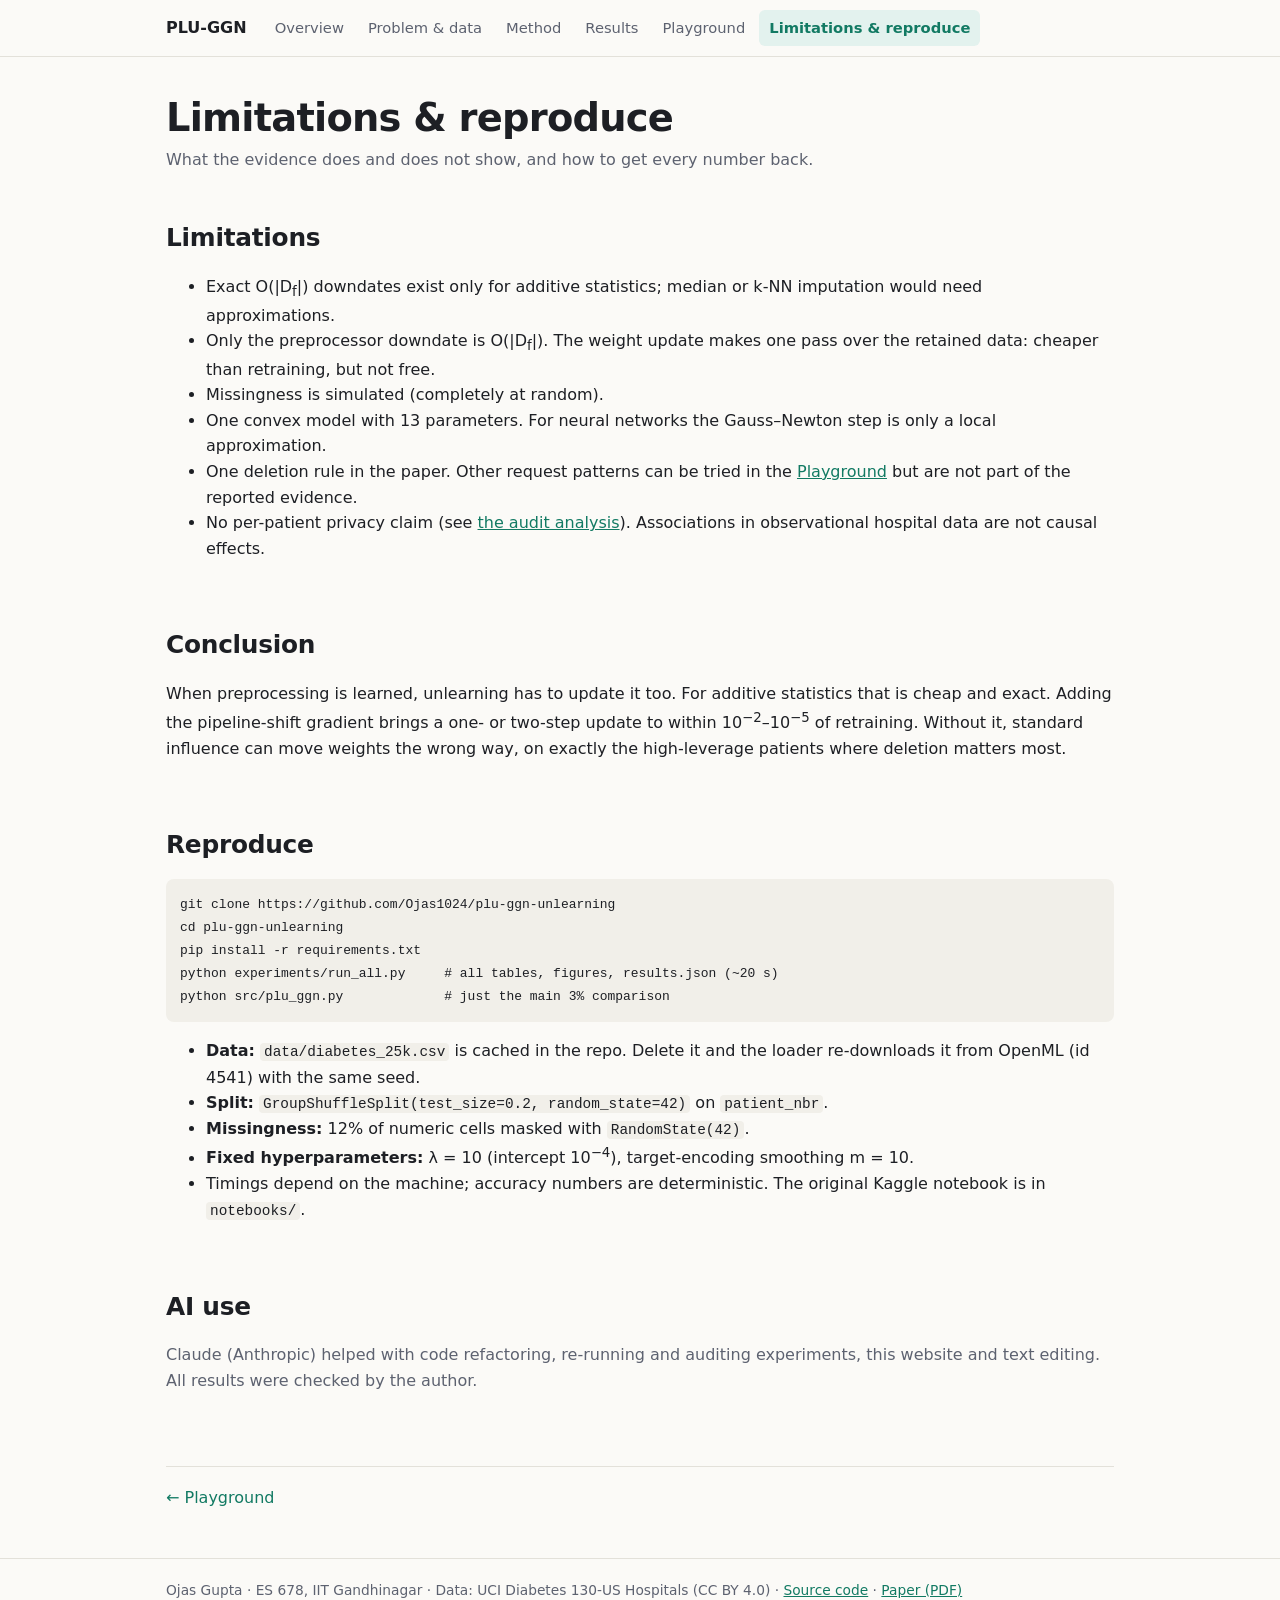
<file: docs/limitations.html>
<!doctype html>
<html lang="en">
<head>
<meta charset="utf-8">
<meta name="viewport" content="width=device-width, initial-scale=1">
<title>Limitations and Reproduction · PLU-GGN</title>
<meta name="description" content="Limitations, conclusion, reproduction steps and AI-use statement.">
<link rel="stylesheet" href="assets/style.css?v=6351993e">
</head>
<body>
<header class="site-head"><div class="wrap"><a class="brand" href="index.html">PLU-GGN</a><nav class="site-nav" aria-label="Pages"><a href="index.html">Overview</a><a href="problem.html">Problem &amp; data</a><a href="method.html">Method</a><a href="results.html">Results</a><a href="playground.html">Playground</a><a href="limitations.html" aria-current="page">Limitations &amp; reproduce</a></nav></div></header>

<main class="wrap">
<div class="page-head"><h1>Limitations &amp; reproduce</h1><p>What the evidence does and does not show, and how to get every number back.</p></div>
<section>
  <h2>Limitations</h2>
  <ul>
    <li>Exact O(|D<sub>f</sub>|) downdates exist only for additive statistics; median or k-NN imputation would need approximations.</li>
    <li>Only the preprocessor downdate is O(|D<sub>f</sub>|). The weight update makes one pass over the retained data: cheaper than retraining, but not free.</li>
    <li>Missingness is simulated (completely at random).</li>
    <li>One convex model with 13 parameters. For neural networks the Gauss–Newton step is only a local approximation.</li>
    <li>One deletion rule in the paper. Other request patterns can be tried in the <a href="playground.html">Playground</a> but are not part of the reported evidence.</li>
    <li>No per-patient privacy claim (see <a href="results.html#audit">the audit analysis</a>). Associations in observational hospital data are not causal effects.</li>
  </ul>
</section>
<section>
  <h2>Conclusion</h2>
  <p>When preprocessing is learned, unlearning has to update it too. For additive statistics that is cheap and exact. Adding the pipeline-shift gradient brings a one- or two-step update
    to within 10<sup>−2</sup>–10<sup>−5</sup> of retraining. Without it, standard influence can move weights the wrong way, on exactly the high-leverage patients where deletion matters most.</p>
</section>
<section>
  <h2>Reproduce</h2>
<pre><code>git clone https://github.com/Ojas1024/plu-ggn-unlearning
cd plu-ggn-unlearning
pip install -r requirements.txt
python experiments/run_all.py     # all tables, figures, results.json (~20 s)
python src/plu_ggn.py             # just the main 3% comparison</code></pre>
  <ul>
    <li><strong>Data:</strong> <code>data/diabetes_25k.csv</code> is cached in the repo. Delete it and the loader re-downloads it from OpenML (id 4541) with the same seed.</li>
    <li><strong>Split:</strong> <code>GroupShuffleSplit(test_size=0.2, random_state=42)</code> on <code>patient_nbr</code>.</li>
    <li><strong>Missingness:</strong> 12% of numeric cells masked with <code>RandomState(42)</code>.</li>
    <li><strong>Fixed hyperparameters:</strong> λ = 10 (intercept 10<sup>−4</sup>), target-encoding smoothing m = 10.</li>
    <li>Timings depend on the machine; accuracy numbers are deterministic. The original Kaggle notebook is in <code>notebooks/</code>.</li>
  </ul>
</section>
<section>
  <h2>AI use</h2>
  <p class="muted">Claude (Anthropic) helped with code refactoring, re-running and auditing experiments, this website and text editing. All results were checked by the author.</p>
</section>
</main>
<div class="wrap"><nav class="pager" aria-label="Previous and next page"><a href="playground.html">← Playground</a><span></span></nav></div>
<footer><div class="wrap muted small">Ojas Gupta · ES 678, IIT Gandhinagar · Data: UCI Diabetes 130-US Hospitals (CC BY 4.0) · <a data-repo href="https://github.com/Ojas1024/plu-ggn-unlearning">Source code</a> · <a href="paper.pdf">Paper (PDF)</a></div></footer>
<script src="assets/common.js?v=6351993e"></script>
</body>
</html>
</file>
<file: docs/assets/style.css>
:root {
  --bg: #fbfaf7; --surface: #ffffff; --ink: #1d1f24; --muted: #5d6270; --line: #e3e1da;
  --accent: #127a63; --accent-soft: #e3f2ee; --warn: #c2560c; --purple: #6a63b5; --grey: #6b6b6b;
  --code-bg: #f1efe9;
}
@media (prefers-color-scheme: dark) {
  :root:not([data-theme="light"]) {
    --bg: #14161a; --surface: #1c1f25; --ink: #e8e8ea; --muted: #a0a5b1; --line: #2e323a;
    --accent: #3cc4a0; --accent-soft: #173a32; --warn: #f08a4b; --purple: #9d97e6; --grey: #a3a3a3;
    --code-bg: #23262d;
  }
}
:root[data-theme="dark"] {
  --bg: #14161a; --surface: #1c1f25; --ink: #e8e8ea; --muted: #a0a5b1; --line: #2e323a;
  --accent: #3cc4a0; --accent-soft: #173a32; --warn: #f08a4b; --purple: #9d97e6; --grey: #a3a3a3;
  --code-bg: #23262d;
}
* { box-sizing: border-box; }
html { scroll-behavior: smooth; }
body { margin: 0; background: var(--bg); color: var(--ink); font: 16px/1.6 system-ui, -apple-system, "Segoe UI", Roboto, sans-serif; }
.wrap { max-width: 980px; margin: 0 auto; padding: 0 16px; }
a { color: var(--accent); }
code, pre { font-family: ui-monospace, "SFMono-Regular", Menlo, Consolas, monospace; font-size: 0.9em; }
code { background: var(--code-bg); padding: 1px 4px; border-radius: 4px; }
pre { background: var(--code-bg); padding: 14px; border-radius: 8px; overflow-x: auto; }
pre code { background: none; padding: 0; }
.muted { color: var(--muted); } .small { font-size: 0.86rem; }

.hero { padding: 56px 0 32px; border-bottom: 1px solid var(--line); }
.kicker { color: var(--muted); font-size: 0.85rem; letter-spacing: .02em; margin: 0 0 8px; }
h1 { font-size: clamp(2rem, 5vw, 3rem); line-height: 1.1; margin: 0 0 16px; letter-spacing: -0.02em; }
.lede { font-size: 1.12rem; max-width: 760px; margin: 0 0 22px; }
.links { display: flex; flex-wrap: wrap; gap: 10px; margin-bottom: 26px; }
.btn { display: inline-block; background: var(--accent); color: #fff; border: 1px solid var(--accent); border-radius: 8px; padding: 9px 16px; text-decoration: none; font: inherit; font-weight: 600; cursor: pointer; }
.btn.ghost { background: transparent; color: var(--accent); }
.btn:disabled { opacity: .55; cursor: progress; }
.stats { display: grid; grid-template-columns: repeat(auto-fit, minmax(170px, 1fr)); gap: 12px; }
.stat { background: var(--surface); border: 1px solid var(--line); border-radius: 10px; padding: 14px; }
.stat b { display: block; font-size: 1.6rem; font-variant-numeric: tabular-nums; }
.stat span { color: var(--muted); font-size: 0.86rem; }

.toc { position: sticky; top: 0; z-index: 5; background: color-mix(in srgb, var(--bg) 92%, transparent); backdrop-filter: blur(6px); border-bottom: 1px solid var(--line); }
.toc .wrap { display: flex; gap: 14px; overflow-x: auto; padding-top: 10px; padding-bottom: 10px; white-space: nowrap; }
.toc a { text-decoration: none; color: var(--muted); font-size: 0.9rem; }
.toc a:hover { color: var(--accent); }

section { padding: 40px 0 8px; scroll-margin-top: 48px; }
h2 { font-size: 1.55rem; margin: 0 0 14px; letter-spacing: -0.01em; }
h3 { font-size: 1.05rem; margin: 18px 0 8px; }
.card h3 { margin-top: 0; }
.card { background: var(--surface); border: 1px solid var(--line); border-radius: 12px; padding: 16px; min-width: 0; }
.card.accent { border-color: var(--accent); background: var(--accent-soft); }
.grid2 { display: grid; grid-template-columns: 1fr 1fr; gap: 16px; margin: 16px 0; }
.methods { display: grid; grid-template-columns: repeat(auto-fit, minmax(200px, 1fr)); gap: 12px; margin: 14px 0; }
.methods p { margin: 0; font-size: 0.95rem; }
.note { border-left: 3px solid var(--warn); padding: 4px 0 4px 14px; }
.facts { display: grid; grid-template-columns: repeat(auto-fit, minmax(210px, 1fr)); gap: 12px; margin: 16px 0 0; }
.facts div { background: var(--surface); border: 1px solid var(--line); border-radius: 10px; padding: 12px; }
.facts dt { font-size: 0.8rem; color: var(--muted); text-transform: uppercase; letter-spacing: .04em; }
.facts dd { margin: 4px 0 0; }
.chart-box { position: relative; height: 260px; }
.chart-box.tall { height: 340px; }

.table-wrap { overflow-x: auto; margin: 10px 0; }
table { border-collapse: collapse; width: 100%; font-size: 0.84rem; font-variant-numeric: tabular-nums; background: var(--surface); border: 1px solid var(--line); border-radius: 10px; }
th, td { padding: 7px 8px; text-align: right; border-bottom: 1px solid var(--line); white-space: nowrap; }
th:first-child, td:first-child { text-align: left; }
thead th { font-weight: 600; color: var(--muted); font-size: 0.82rem; }
tr.ours td { background: var(--accent-soft); }
tr:last-child td { border-bottom: none; }

.controls { display: flex; flex-wrap: wrap; gap: 10px; margin: 10px 0 12px; }
.seg { display: inline-flex; border: 1px solid var(--line); border-radius: 8px; overflow: hidden; flex-wrap: wrap; }
.seg button { background: var(--surface); color: var(--ink); border: 0; padding: 7px 12px; font: inherit; font-size: 0.9rem; cursor: pointer; }
.seg button + button { border-left: 1px solid var(--line); }
.seg button.on { background: var(--accent); color: #fff; }
.takeaways { display: grid; grid-template-columns: 1fr 1fr; gap: 12px; margin: 18px 0; }
.takeaways div { background: var(--surface); border: 1px solid var(--line); border-radius: 10px; padding: 12px; font-size: 0.95rem; }

.live-form { display: grid; grid-template-columns: repeat(auto-fit, minmax(170px, 1fr)); gap: 14px; align-items: end; background: var(--surface); border: 1px solid var(--line); border-radius: 12px; padding: 16px; }
.live-form label { display: flex; flex-direction: column; gap: 6px; font-size: 0.88rem; color: var(--muted); }
.live-form output { color: var(--ink); font-weight: 600; }
.live-form select, .live-form input { font: inherit; color: var(--ink); background: var(--bg); border: 1px solid var(--line); border-radius: 6px; padding: 6px; }
.live-form input[type=range] { padding: 0; accent-color: var(--accent); }
.status { font-size: 0.92rem; color: var(--muted); min-height: 1.5em; }
.status.err { color: var(--warn); }

footer { border-top: 1px solid var(--line); margin-top: 48px; padding: 20px 0 40px; }

@media (max-width: 720px) {
  .grid2, .takeaways { grid-template-columns: 1fr; }
  .chart-box.tall { height: 300px; }
}

/* ---------- multipage shell ---------- */
.site-head { position: sticky; top: 0; z-index: 10; background: color-mix(in srgb, var(--bg) 92%, transparent); backdrop-filter: blur(6px); border-bottom: 1px solid var(--line); }
.site-head .wrap { display: flex; align-items: center; gap: 18px; padding-top: 10px; padding-bottom: 10px; }
.brand { font-weight: 700; color: var(--ink); text-decoration: none; white-space: nowrap; }
.site-nav { display: flex; gap: 4px; overflow-x: auto; scrollbar-width: none; }
.site-nav a { text-decoration: none; color: var(--muted); font-size: 0.92rem; padding: 6px 10px; border-radius: 6px; white-space: nowrap; }
.site-nav a:hover { color: var(--ink); background: var(--code-bg); }
.site-nav a[aria-current="page"] { color: var(--accent); background: var(--accent-soft); font-weight: 600; }
.page-head { padding: 40px 0 6px; }
.page-head h1 { font-size: clamp(1.7rem, 4vw, 2.4rem); margin-bottom: 8px; }
.page-head p { color: var(--muted); max-width: 720px; margin: 0; }
.pager { display: flex; justify-content: space-between; gap: 12px; margin: 48px 0 0; padding-top: 18px; border-top: 1px solid var(--line); }
.pager a { text-decoration: none; }
.cards { display: grid; grid-template-columns: repeat(auto-fit, minmax(240px, 1fr)); gap: 14px; margin: 18px 0; }
a.card { text-decoration: none; color: var(--ink); transition: border-color .15s; }
a.card:hover { border-color: var(--accent); }
a.card p { color: var(--muted); margin: 0; font-size: 0.94rem; }
.findings { display: grid; gap: 12px; margin: 16px 0; }
.findings div { background: var(--surface); border: 1px solid var(--line); border-left: 3px solid var(--accent); border-radius: 8px; padding: 12px 14px; }
.findings div.warn { border-left-color: var(--warn); }

/* ---------- playground ---------- */
.step { background: var(--surface); border: 1px solid var(--line); border-radius: 14px; padding: 18px; margin: 18px 0; }
.step.locked { opacity: .5; pointer-events: none; }
.step-title { display: flex; align-items: baseline; gap: 10px; margin: 0 0 6px; font-size: 1.15rem; }
.step-num { display: inline-grid; place-items: center; width: 26px; height: 26px; border-radius: 50%; background: var(--accent); color: #fff; font-size: 0.85rem; flex: none; }
.row { display: flex; flex-wrap: wrap; gap: 12px; align-items: end; margin: 12px 0; }
.field { display: flex; flex-direction: column; gap: 5px; font-size: 0.86rem; color: var(--muted); min-width: 140px; }
.field output { color: var(--ink); font-weight: 600; }
select, input[type=text], input[type=number], input[type=search] { font: inherit; font-size: 0.92rem; color: var(--ink); background: var(--bg); border: 1px solid var(--line); border-radius: 6px; padding: 6px 8px; }
input[type=range] { accent-color: var(--accent); }
.dataset-choice { display: grid; grid-template-columns: 1fr 1fr; gap: 14px; }
.dropzone { border: 2px dashed var(--line); border-radius: 12px; padding: 18px; text-align: center; cursor: pointer; }
.dropzone.over { border-color: var(--accent); background: var(--accent-soft); }
.dropzone input { display: none; }
.coltable td, .coltable th { text-align: left; }
.coltable select { padding: 3px 6px; }
.coltable tr.is-target td { background: var(--accent-soft); }
.tabs { display: flex; flex-wrap: wrap; gap: 6px; border-bottom: 1px solid var(--line); margin: 10px 0 14px; }
.tabs button { background: none; border: 0; border-bottom: 2px solid transparent; padding: 8px 12px; font: inherit; color: var(--muted); cursor: pointer; }
.tabs button.on { color: var(--accent); border-bottom-color: var(--accent); font-weight: 600; }
.tab-panel[hidden] { display: none; }
.cond { display: flex; flex-wrap: wrap; gap: 8px; align-items: center; margin-bottom: 8px; }
.icon-btn { background: none; border: 1px solid var(--line); border-radius: 6px; color: var(--muted); cursor: pointer; padding: 4px 9px; font: inherit; }
.icon-btn:hover { color: var(--warn); border-color: var(--warn); }
.pill { display: inline-block; background: var(--accent-soft); color: var(--accent); border-radius: 999px; padding: 2px 10px; font-size: 0.85rem; font-weight: 600; }
.pill.warn { background: color-mix(in srgb, var(--warn) 15%, transparent); color: var(--warn); }
.picktable td:first-child, .picktable th:first-child { width: 34px; text-align: center; }
.picktable th[data-sort] { cursor: pointer; }
.picktable th[data-sort]:hover { color: var(--accent); }
.picktable tr.picked td { background: color-mix(in srgb, var(--warn) 12%, transparent); }
.kv { display: grid; grid-template-columns: repeat(auto-fit, minmax(150px, 1fr)); gap: 10px; margin: 10px 0; }
.kv div { background: var(--bg); border: 1px solid var(--line); border-radius: 8px; padding: 8px 10px; }
.kv b { display: block; font-size: 1.15rem; font-variant-numeric: tabular-nums; }
.kv span { font-size: 0.8rem; color: var(--muted); }
.btn.small { padding: 6px 12px; font-size: 0.9rem; }
@media (max-width: 720px) { .dataset-choice { grid-template-columns: 1fr; } .brand { display: none; } }
</file>
